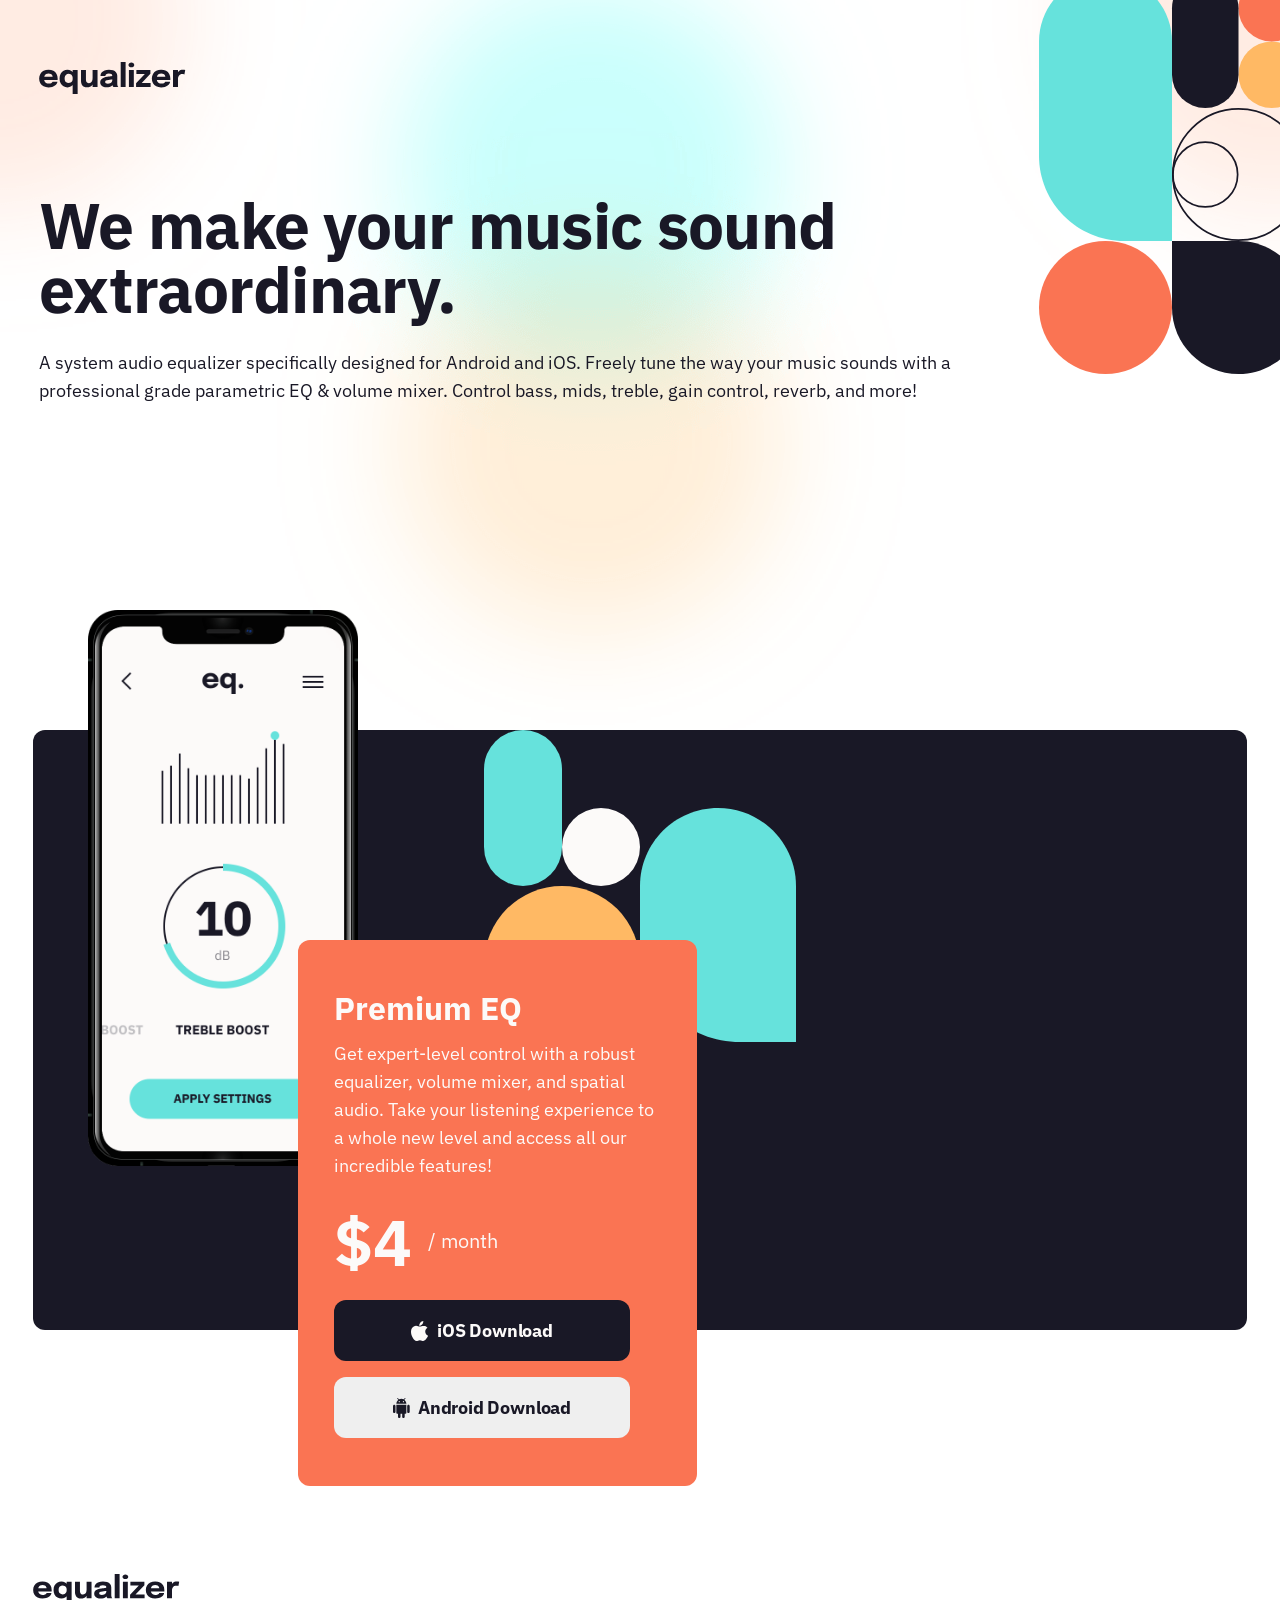
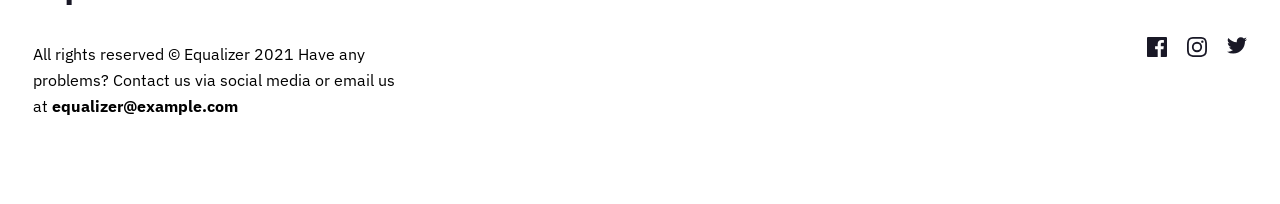
<file: index.html>
<!DOCTYPE html>
<html lang="en">
<head>
    <meta charset="UTF-8">
    <meta http-equiv="X-UA-Compatible" content="IE=edge">
    <meta name="viewport" content="width=device-width, initial-scale=1.0">
    <link rel="stylesheet" href="styles.css"/>
    <title>Equalizer landing page</title>
</head>
<body >
    <header >
        <div class="header-background-mobile"></div>
        <div class="header-background-tablet"></div>
        <div class="header-background-desktop"></div>
    </header>
    <div class="header-container">
        <div class="header-container-position">
            <div>
                <img class="header-logo" src="./assets/logo.svg"/>
                <h1 class="introductory-box-title">We make your music sound extraordinary.</h1>
                <h2 class="introductory-box-text">A system audio equalizer specifically designed for Android and iOS. Freely tune the way your music sounds with a professional grade parametric EQ & volume mixer. Control bass, mids, treble, gain control, reverb, and more!</h2>
            </div>
            <div class="image-position">
                <img class="header-image" src="./assets/bg-pattern-1.svg">      
            </div>
        </div>
    </div>
    <main>
    
        <div class="black-box"> 
            <img class="mobile-img" src="./assets/illustration-app.png"/>
        </div>
        
    <div class="pink-box">
        <h2 class="pink-box-title">Premium EQ</h2>
        <p class="pink-box-text">Get expert-level control with a robust equalizer, volume mixer, and spatial audio. Take your listening experience to a whole new level and access all our incredible features!</p>
        <div class="price-date-box">
            <p class="price">$4</p>
            <p class="date">/ month</p>
        </div>
        <button class="ios-button" type="button">
            <img src="./assets/icon-apple.svg"/>
            <p class="ios">iOS Download</p>
        </button>
        <button class="android-button" type="button">
            <img src="./assets/icon-android.svg">
            <p class="android">Android Download</p>
        </button>
    </div>
    </main>
    <footer>
        <div class="works-on-desktop">
            <img class="footer-logo" src="./assets/logo.svg"/>
        <p class="footer-text">All rights reserved © Equalizer 2021
            Have any problems? Contact us via social media or email us at <strong>equalizer@example.com</strong></p>
        </div>
            <div class="footer-icons">
                <div class="pointer-box">
                    <a class="footer-link"><svg width="20" height="20" xmlns="http://www.w3.org/2000/svg"><path d="M18.896 0H1.104C.494 0 0 .494 0 1.104v17.793C0 19.506.494 20 1.104 20h9.58v-7.745H8.076V9.237h2.606V7.01c0-2.583 1.578-3.99 3.883-3.99 1.104 0 2.052.082 2.329.119v2.7h-1.598c-1.254 0-1.496.597-1.496 1.47v1.928h2.989l-.39 3.018h-2.6V20h5.098c.608 0 1.102-.494 1.102-1.104V1.104C20 .494 19.506 0 18.896 0Z" fill="#191826"/></svg></a>
                </div>
                <div class="pointer-box">
                    <a class="footer-link"><svg width="20" height="20" xmlns="http://www.w3.org/2000/svg"><path d="M10 1.802c2.67 0 2.987.01 4.042.059 2.71.123 3.975 1.409 4.099 4.099.048 1.054.057 1.37.057 4.04 0 2.672-.01 2.988-.057 4.042-.124 2.687-1.387 3.975-4.1 4.099-1.054.048-1.37.058-4.041.058-2.67 0-2.987-.01-4.04-.058-2.718-.124-3.977-1.416-4.1-4.1-.048-1.054-.058-1.37-.058-4.041 0-2.67.01-2.986.058-4.04.124-2.69 1.387-3.977 4.1-4.1 1.054-.048 1.37-.058 4.04-.058ZM10 0C7.284 0 6.944.012 5.877.06 2.246.227.227 2.242.061 5.877.01 6.944 0 7.284 0 10s.012 3.057.06 4.123c.167 3.632 2.182 5.65 5.817 5.817 1.067.048 1.407.06 4.123.06s3.057-.012 4.123-.06c3.629-.167 5.652-2.182 5.816-5.817.05-1.066.061-1.407.061-4.123s-.012-3.056-.06-4.122C19.777 2.249 17.76.228 14.124.06 13.057.01 12.716 0 10 0Zm0 4.865a5.135 5.135 0 1 0 0 10.27 5.135 5.135 0 0 0 0-10.27Zm0 8.468a3.333 3.333 0 1 1 0-6.666 3.333 3.333 0 0 1 0 6.666Zm5.338-9.87a1.2 1.2 0 1 0 0 2.4 1.2 1.2 0 0 0 0-2.4Z" fill="#191826"/></svg></a>
                </div>        
                <div class="pointer-box">
                    <a class="footer-link"><svg width="20" height="17" xmlns="http://www.w3.org/2000/svg"><path d="M20 2.172a8.192 8.192 0 0 1-2.357.646 4.11 4.11 0 0 0 1.805-2.27 8.22 8.22 0 0 1-2.606.996A4.096 4.096 0 0 0 13.847.248c-2.65 0-4.596 2.472-3.998 5.037A11.648 11.648 0 0 1 1.392 1a4.109 4.109 0 0 0 1.27 5.478 4.086 4.086 0 0 1-1.858-.513c-.045 1.9 1.318 3.679 3.291 4.075a4.113 4.113 0 0 1-1.853.07 4.106 4.106 0 0 0 3.833 2.849A8.25 8.25 0 0 1 0 14.658a11.616 11.616 0 0 0 6.29 1.843c7.618 0 11.923-6.434 11.663-12.205A8.354 8.354 0 0 0 20 2.172Z" fill="#191826"/></svg></a>
                </div>
            </div>
    </footer>
</body>
</html>
</file>
<file: styles.css>
@import url('https://fonts.googleapis.com/css2?family=IBM+Plex+Sans:wght@400;700&display=swap');

*{
    margin:0;
    padding: 0;
    box-sizing: border-box;
}
body{
    font-family: 'IBM Plex Sans';
    overflow-x: hidden;
    
}
header{
    position: relative;
    width:100%;
}
.header-container{
    position: absolute;
    top:0;
    left:0;
}
.header-logo{
    width: 147px;
    margin-top: 40px;
    margin-left: 24px;
    margin-bottom: 64px;
   
}
.header-background-mobile{
    background-image: url(assets/bg-main-mobile.png);
    background-repeat: no-repeat;
    width:100%;
    height: 630px; 
    background-position-y: -170px;
    
}  
.header-background-tablet{
    display: none;
} 
.header-background-desktop{
    display: none;
}
.header-image{
    display: none;   
}

.introductory-box-title{
    font-family: 'IBM Plex Sans';
    font-size: 40px;
    font-weight: 700;
    line-height: 48px;
    
    margin-bottom: 20px;
    margin-left: 24px;
    margin-right: 24px;
    color:rgba(25, 24, 38, 1);
    
}
.introductory-box-text{
    height: 156px;
    font-family: IBM Plex Sans;
    font-size: 16px;
    font-weight: 400;
    line-height: 26px;
    color: rgba(25, 24, 38, 1);
    margin-left: 24px;
    margin-right: 24px;
    

}.black-box{
    background-color: #191826; 
    height: 600px;
    width: 100%;
    border-radius: 12px;
    background-image: url(assets/bg-pattern-2.svg);
    background-repeat: no-repeat;
    background-position: center top;
    position: relative;
    Z-index: -1;
}

.mobile-img{
    margin-top: -90px;
    margin-left: 80px;
    width: 209px;
    top:0;
    left:0;
    position: absolute;

}
.pink-box{
    display: flex;
    justify-content: center;
    flex-direction: column;
    width:100%;
    height:546px;
    background-color: rgba(250, 116, 83, 1);
    border-radius: 12px;
    padding: 48px 36px;
    margin-top: -180px;
     z-index: 1;
    
}
.pink-box-title{
    font-family: IBM Plex Sans;
    font-size: 32px;
    font-weight: 700;
    line-height: 40px;
    color: rgba(252, 250, 249, 1);
    
    
}
.pink-box-text{
    font-family: IBM Plex Sans;
    font-size: 18px;
    font-weight: 400;
    line-height: 28px;
    color: rgba(252, 250, 249, 1);
    margin-top: 12px;
    width: 100%;
}
.price-date-box{
    display: flex;
    justify-content: flex-start;
    margin-top: 36px;
    gap: 16px;
}
.date{
    font-family: IBM Plex Sans;
    font-size: 20px;
    font-weight: 400;
    line-height: 32px;
    color: rgba(252, 250, 249, 1);
    text-align: center;
    margin-top: 9px;
}
.price{
    font-family: IBM Plex Sans;
    font-size: 65px;
    font-weight: 700;
    line-height: 52px;
    color: rgba(252, 250, 249, 1);

}

.ios-button{
    height: 61px;
    width: 296px;
    border-radius: 12px;
    background-color: rgba(25, 24, 38, 1);
    margin-top: 32px;
    border: none;
    display: flex;
    justify-content: center;
    align-items: center;
    gap:8px;
}

.ios{
    font-family: IBM Plex Sans;
    font-size: 18px;
    font-weight: 700;
    line-height: 32px;
    letter-spacing: -0.18000000715255737px;
    color: rgba(252, 250, 249, 1);   
}
.ios-button:hover {
    background-color: rgba(102, 226, 220, 1);
    cursor: pointer;
}
.android-button{
    height: 61px;
    width: 296px;
    border-radius: 12px;
    margin-top: 16px;
    border: none;
    border: none;
    display: flex;
    justify-content: center;
    align-items: center;
    gap:8px;
}
.android{
    color:  rgba(25, 24, 38, 1);
    font-family: IBM Plex Sans;
    font-size: 18px;
    font-weight: 700;
    line-height: 32px;
    letter-spacing: -0.18000000715255737px
}
.android-button:hover{
    background-color: rgba(255, 185, 100, 1);
    cursor: pointer;
}
footer{
    display: flex;
    justify-content: flex-start;
    flex-direction: column;
    padding: 64px 24px 81px 24px;
}
.footer-logo{
    height: 32px;
    width: 147px;  
   
    
}
.footer-text{
    margin-top: 32px;
    font-family: IBM Plex Sans;
    font-size: 16px;
    font-weight: 700;
    line-height: 26px;


    font-family: IBM Plex Sans;
    font-size: 16px;
    font-weight: 400;
    line-height: 26px;
}
.footer-icons{
    display: flex;
    justify-content: flex-start;
    gap:20px;
    margin-top: 64px;
}
.pointer-box{
    cursor: pointer;
}
.footer-link:hover > svg > path{
    fill: rgba(250, 116, 83, 1);

}
@media(min-width:768px){
    main{
        padding-left: 33px;
        padding-right: 33px;
    }
    .header-background-mobile{
        display:none;
    }
    .header-background-tablet{
        display: block;
        background-image: url(./assets/bg-main-tablet.png); 
        width:100%;
        height: 730px;
       background-position-y: 3000px;
       background-position-x: -350px;
       
    }
    .header-container-position{
        display: flex;
        justify-content: space-between;
        flex-direction: row;
    }
     .header-logo{
        margin-top: 61px;
        margin-left: 39px;
        margin-bottom: 95px;
     } 
    .header-image{
        display: block;
        transform: translate(25px, -25px);
        width:266px;
    }
    .introductory-box-title{ 
        font-family: IBM Plex Sans;
        font-size: 64px;
        font-weight: 700;
        line-height: 64px;
        letter-spacing: -0.7px;
        margin-left: 39px;
        margin-bottom: 28px;
       /* margin-right: 176px; */

    }
    .introductory-box-text{
        font-family: IBM Plex Sans;
        font-size: 18px;
        font-weight: 400;
        line-height: 28px;   
        text-align: left;
        margin-left: 39px;
        /* margin-right: 176px; */
       
    }
    .black-box{
        margin-top: 0;
        
    }
    .mobile-img{
        width:270px;
        margin-left: 55px;
        margin-top: -120px;
    }
    .pink-box{     
       margin-left:265px;
       margin-top: -390px;
       width:399px;
       
    }
    footer{
        padding-bottom: 85px;
        padding-left: 33px;
        padding-right: 33px;
        padding-top: 87px;
        display: flex;
        justify-content: space-between;
        flex-direction: row;
    }
    .footer-logo{
        height: 32px;
        width: 147px;  
        
    }
    .footer-text{
        width:366px;
    }
    
}
@media(min-width: 1440px){
    main{
        padding: 0 165px 0 165px;
    }
    body{
        overflow: none;
    }
    .header-background-tablet{
        display: none;
    }
    .header-background-desktop{
        display: block;
        background-image: url(./assets/bg-main-desktop.png); 
        width:100%;
        height: 1100px;
        background-position-x: -230px;        
        margin-top: -300px;
    }
    .header-image{
        width:312px;
        transform: translate(0,-25px);
    }
    
    .header-logo{
        margin-left: 165px;
        margin-bottom: 127px;
        
     } 
    
    .introductory-box-title{ 
        font-family: IBM Plex Sans;
        font-size: 88px;
        font-weight: 700;
        line-height: 88px;
        letter-spacing: -1px;
        text-align: left;
        margin-left: 165px;
        margin-bottom: 40px;
        /* margin-right: 450px; */

    }
    .introductory-box-text{
        font-family: IBM Plex Sans;
        font-size: 20px;
        font-weight: 400;
        line-height: 34px;
        letter-spacing: 0px;
        text-align: left;
        margin-left: 165px;
        /* margin-right: 450px; */
    }
    .black-box{
        background-position-x: 320px;
        margin-top: 90px;
    }
    .mobile-img{
        width:280px;
        height: 606px;
        margin-left: 118px;
        margin-top: -195px;
    }
    .pink-box{     
        margin-left:569px;
        margin-top: -460px;
        width:446px;
        height: 625px;
        padding: 58px 59px 48px 54px;
   
    }
    .pink-box-title{
        font-family: IBM Plex Sans;
        font-size: 40px;
        font-weight: 700;
        line-height: 52px; 
        
    }
    .pink-box-text{
        font-family: IBM Plex Sans;
        font-size: 20px;
        font-weight: 400;
        line-height: 34px;
    } 
      
    .ios-button{
        width: 333px;
        height: 61px;
        gap:11px;
    }
    .android-button{
        width:333px;
        height:61px;
        gap:11px;
    }
    footer{
        padding-bottom: 91px;
        padding-left: 166px;
        padding-right: 166px;
        display: flex;
        justify-content: space-between;
        flex-direction: row;
    }
    .works-on-desktop{
        display: flex;
        justify-content: space-between;
        flex-direction: row;
        gap:138px;
    }
    .footer-text{
        margin-top: 0;
    }
    .footer-icons{
        margin-top: 0;
    }
    
}
</file>
